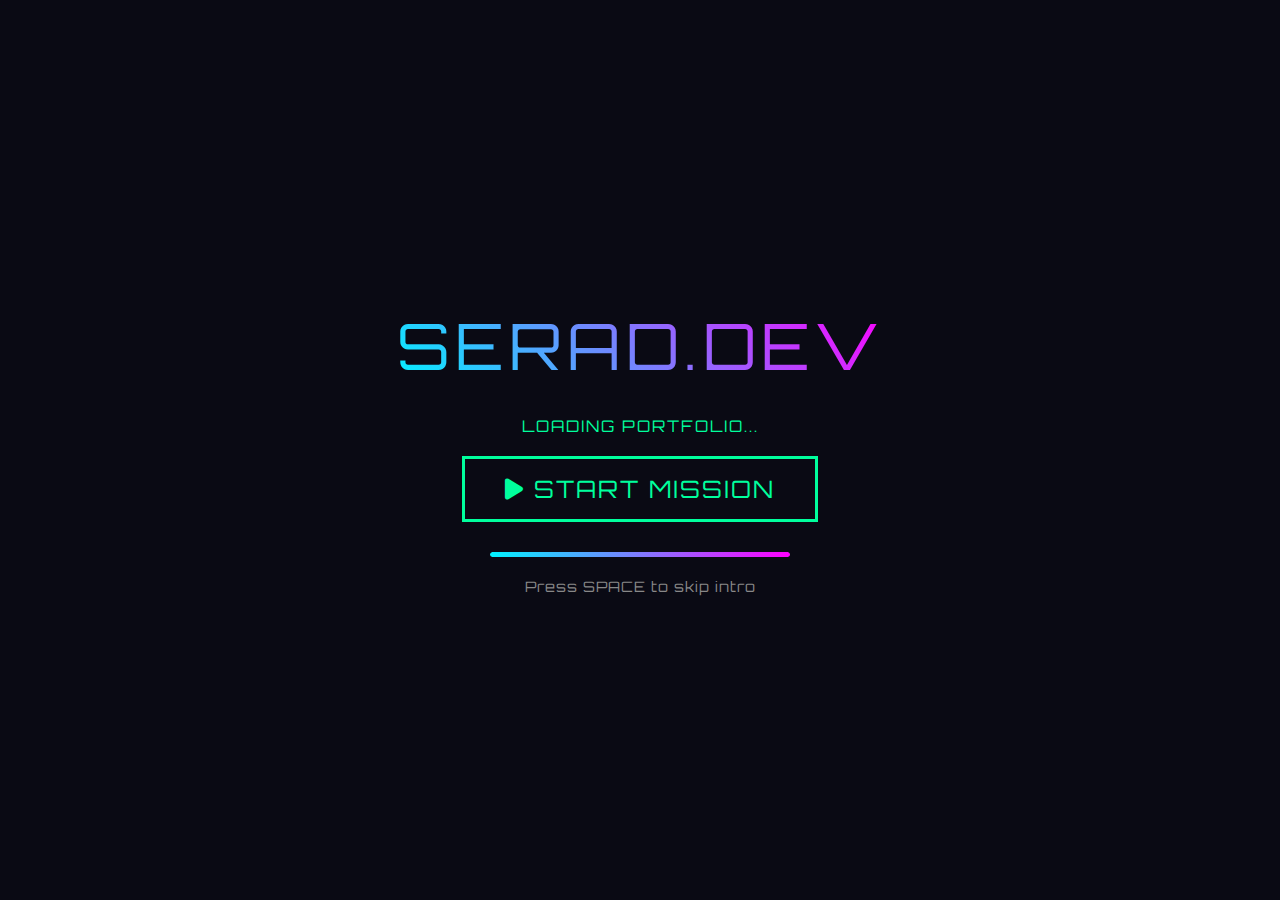
<file: index.html>
<!DOCTYPE html>
<html lang="en">
<head>
    <meta charset="UTF-8">
    <meta name="viewport" content="width=device-width, initial-scale=1.0">
    <title>David Aaron P. Serad | Portfolio</title>
    <link rel="stylesheet" href="https://cdnjs.cloudflare.com/ajax/libs/font-awesome/6.4.0/css/all.min.css">
    <style>
        /* ===== ESPORTS THEME ===== */
        :root {
            --neon-blue: #00f3ff;
            --neon-pink: #ff00ff;
            --neon-green: #00ff9d;
            --dark-bg: #0a0a14;
            --panel-bg: rgba(20, 20, 40, 0.9);
            --glow: 0 0 20px;
            --scanline: repeating-linear-gradient(
                0deg,
                rgba(0, 255, 255, 0.05) 0px,
                rgba(0, 255, 255, 0.05) 1px,
                transparent 1px,
                transparent 2px
            );
        }
        
        * {
            margin: 0;
            padding: 0;
            box-sizing: border-box;
        }
        
        html {
            overflow-x: hidden;
            max-width: 100%;
        }
        
        body {
            font-family: 'Orbitron', 'Arial Black', sans-serif;
            background: 
                var(--dark-bg),
                url('data:image/svg+xml,<svg xmlns="http://www.w3.org/2000/svg" viewBox="0 0 100 100"><rect width="100" height="100" fill="%23000"/><path d="M0,0L100,100M100,0L0,100" stroke="%2300f3ff" stroke-width="0.5" opacity="0.1"/></svg>'),
                var(--scanline);
            color: white;
            overflow-x: hidden;
            min-height: 100vh;
            max-width: 100vw;
        }
        
        /* Glitch Effect */
        .glitch-bg {
            position: fixed;
            top: 0;
            left: 0;
            width: 100%;
            height: 100%;
            background: linear-gradient(45deg, 
                transparent 30%, 
                rgba(0, 243, 255, 0.03) 50%, 
                transparent 70%
            );
            animation: scan 8s linear infinite;
            pointer-events: none;
            z-index: 0;
        }
        
        @keyframes scan {
            0% { transform: translateY(-100%); }
            100% { transform: translateY(100%); }
        }
        
        /* ===== ESPORTS NAVBAR ===== */
        .esports-nav {
            position: fixed;
            top: 0;
            width: 100%;
            padding: 20px 40px;
            display: flex;
            justify-content: space-between;
            align-items: center;
            background: rgba(10, 10, 20, 0.95);
            backdrop-filter: blur(10px);
            border-bottom: 2px solid var(--neon-blue);
            box-shadow: var(--glow) var(--neon-blue);
            z-index: 1000;
        }
        
        .gamertag {
            font-size: 2rem;
            font-weight: 900;
            background: linear-gradient(45deg, var(--neon-blue), var(--neon-pink));
            -webkit-background-clip: text;
            background-clip: text;
            color: transparent;
            text-transform: uppercase;
            letter-spacing: 2px;
            text-shadow: 0 0 10px var(--neon-blue);
        }
        
        .nav-stats {
            display: flex;
            gap: 30px;
        }
        
        .stat-item {
            text-align: center;
        }
        
        .stat-value {
            font-size: 1.5rem;
            color: var(--neon-green);
            font-weight: bold;
        }
        
        .stat-label {
            font-size: 0.8rem;
            color: #aaa;
            text-transform: uppercase;
            letter-spacing: 1px;
        }
        
        /* ===== HERO SECTION - ESPORTS STYLE ===== */
        .hero-esports {
            padding: 150px 40px 100px;
            display: grid;
            grid-template-columns: 1fr 1fr;
            gap: 60px;
            align-items: center;
            max-width: 1400px;
            margin: 0 auto;
            position: relative;
            z-index: 1;
        }
        
        /* Player Card - Left Side */
        .player-card {
            background: var(--panel-bg);
            border: 3px solid var(--neon-blue);
            border-radius: 20px;
            padding: 30px;
            box-shadow: 
                0 0 30px rgba(0, 243, 255, 0.3),
                inset 0 0 30px rgba(0, 243, 255, 0.1);
            position: relative;
            overflow: hidden;
        }
        
        .player-card::before {
            content: '';
            position: absolute;
            top: -50%;
            left: -50%;
            width: 200%;
            height: 200%;
            background: conic-gradient(
                transparent, 
                var(--neon-blue), 
                transparent 30%
            );
            animation: rotate 4s linear infinite;
            z-index: -1;
        }
        
        @keyframes rotate {
            100% { transform: rotate(360deg); }
        }
        
        .player-info {
            position: relative;
            z-index: 2;
            background: var(--panel-bg);
            padding: 20px;
            border-radius: 15px;
        }
        
        .player-avatar {
            display: flex;
            align-items: center;
            gap: 30px;
            margin-bottom: 30px;
        }
        
        .avatar-frame {
            width: 150px;
            height: 150px;
            border: 3px solid var(--neon-pink);
            border-radius: 50%;
            overflow: hidden;
            box-shadow: 0 0 20px var(--neon-pink);
            position: relative;
        }
        
        .avatar-frame img {
            width: 100%;
            height: 100%;
            object-fit: cover;
            filter: saturate(1.2) contrast(1.1);
        }
        
        .rank-badge {
            position: absolute;
            bottom: -10px;
            right: -10px;
            background: linear-gradient(45deg, gold, orange);
            color: black;
            padding: 5px 10px;
            border-radius: 10px;
            font-weight: bold;
            transform: rotate(-15deg);
            box-shadow: 0 0 10px gold;
        }
        
        .player-title h1 {
            font-size: 2.5rem;
            margin-bottom: 10px;
            background: linear-gradient(45deg, #fff, var(--neon-blue));
            -webkit-background-clip: text;
            background-clip: text;
            color: transparent;
        }
        
        .player-title h2 {
            color: var(--neon-green);
            font-size: 1.2rem;
            letter-spacing: 3px;
        }
        
        /* XP Progress Bars */
        .xp-tracker {
            margin: 20px 0;
        }
        
        .xp-bar {
            margin: 15px 0;
        }
        
        .skill-label {
            display: flex;
            justify-content: space-between;
            margin-bottom: 5px;
            color: #aaa;
            font-size: 0.9rem;
        }
        
        .progress-container {
            height: 10px;
            background: rgba(255, 255, 255, 0.1);
            border-radius: 5px;
            overflow: hidden;
        }
        
        .progress-fill {
            height: 100%;
            background: linear-gradient(90deg, var(--neon-green), var(--neon-blue));
            border-radius: 5px;
            position: relative;
            animation: progress-glow 2s infinite alternate;
        }
        
        @keyframes progress-glow {
            0% { box-shadow: 0 0 5px var(--neon-green); }
            100% { box-shadow: 0 0 15px var(--neon-green); }
        }
        
        /* ===== ESPORTS MAIN MENU - Right Side ===== */
        .esports-menu {
            display: grid;
            grid-template-columns: repeat(2, 1fr);
            gap: 20px;
        }
        
        .menu-item {
            background: rgba(20, 20, 40, 0.8);
            border: 2px solid transparent;
            border-radius: 15px;
            padding: 30px 20px;
            text-align: center;
            cursor: pointer;
            transition: all 0.3s ease;
            position: relative;
            overflow: hidden;
        }
        
        .menu-item:hover {
            transform: translateY(-10px);
            border-color: var(--neon-blue);
            box-shadow: 
                0 10px 20px rgba(0, 243, 255, 0.3),
                inset 0 0 30px rgba(0, 243, 255, 0.1);
        }
        
        .menu-icon {
            font-size: 2.5rem;
            margin-bottom: 15px;
            color: var(--neon-pink);
            text-shadow: 0 0 10px var(--neon-pink);
        }
        
        .menu-label {
            font-size: 1.2rem;
            font-weight: bold;
            margin-bottom: 10px;
            color: white;
        }
        
        .menu-desc {
            font-size: 0.9rem;
            color: #aaa;
            font-family: 'Arial', sans-serif;
        }
        
        .menu-hotkey {
            position: absolute;
            top: 10px;
            right: 10px;
            background: rgba(0, 243, 255, 0.2);
            color: var(--neon-blue);
            padding: 3px 8px;
            border-radius: 5px;
            font-size: 0.8rem;
            font-family: 'Courier New', monospace;
        }
        
        /* ===== LOADING/START SCREEN ===== */
        .start-screen {
            position: fixed;
            top: 0;
            left: 0;
            width: 100%;
            height: 100%;
            background: var(--dark-bg);
            display: flex;
            flex-direction: column;
            justify-content: center;
            align-items: center;
            z-index: 9999;
            transition: opacity 1s;
        }
        
        .start-title {
            font-size: 4rem;
            background: linear-gradient(45deg, var(--neon-blue), var(--neon-pink));
            -webkit-background-clip: text;
            background-clip: text;
            color: transparent;
            margin-bottom: 30px;
            text-transform: uppercase;
            letter-spacing: 5px;
            animation: title-glow 2s infinite alternate;
        }
        
        @keyframes title-glow {
            0% { text-shadow: 0 0 10px var(--neon-blue); }
            100% { text-shadow: 0 0 30px var(--neon-pink); }
        }
        
        .start-subtitle {
            font-size: 1rem;
            color: var(--neon-green);
            margin-bottom: 20px;
            letter-spacing: 2px;
        }
        
        .start-button {
            padding: 15px 40px;
            font-size: 1.5rem;
            background: transparent;
            border: 3px solid var(--neon-green);
            color: var(--neon-green);
            cursor: pointer;
            text-transform: uppercase;
            letter-spacing: 2px;
            transition: all 0.3s;
            font-family: 'Orbitron', sans-serif;
        }
        
        .start-button:hover {
            background: var(--neon-green);
            color: black;
            box-shadow: 0 0 30px var(--neon-green);
        }
        
        .loading-bar {
            width: 300px;
            height: 5px;
            background: rgba(255, 255, 255, 0.1);
            margin-top: 30px;
            border-radius: 5px;
            overflow: hidden;
        }
        
        .loading-fill {
            height: 100%;
            width: 0%;
            background: linear-gradient(90deg, var(--neon-blue), var(--neon-pink));
            border-radius: 5px;
            transition: width 3s;
        }
        
        .start-tip {
            margin-top: 20px;
            color: #888;
            font-size: 0.9rem;
            letter-spacing: 1px;
        }
        
        /* ===== RESPONSIVE ===== */
        @media (max-width: 1024px) {
            .hero-esports {
                grid-template-columns: 1fr;
                padding: 150px 20px 100px;
            }
            
            .esports-menu {
                grid-template-columns: repeat(2, 1fr);
            }
        }
        
        @media (max-width: 768px) {
            .esports-nav {
                flex-direction: column;
                gap: 20px;
                padding: 15px;
            }
            
            .gamertag {
                font-size: 1.5rem;
            }
            
            .nav-stats {
                width: 100%;
                justify-content: space-around;
                flex-wrap: wrap;
            }
            
            .hero-esports {
                padding: 150px 15px 100px;
            }
            
            .esports-menu {
                grid-template-columns: 1fr;
            }
            
            .start-title {
                font-size: 2.5rem;
            }
            
            .player-avatar {
                flex-direction: column;
                text-align: center;
            }
            
            .player-title h1 {
                font-size: 1.5rem;
            }
            
            .player-title h2 {
                font-size: 0.9rem;
            }
        }
    </style>
    <link href="https://fonts.googleapis.com/css2?family=Orbitron:wght@400;500;600;700;800;900&display=swap" rel="stylesheet">
</head>
<body>
    <!-- Start Screen -->
    <div class="start-screen" id="startScreen">
        <div class="start-title">SERAD.DEV</div>
        <div class="start-subtitle">LOADING PORTFOLIO...</div>
        <button class="start-button" onclick="startGame()">
            <i class="fas fa-play"></i> START MISSION
        </button>
        <div class="loading-bar">
            <div class="loading-fill" id="loadingBar"></div>
        </div>
        <div class="start-tip">Press SPACE to skip intro</div>
    </div>
    
    <!-- Glitch Background Effect -->
    <div class="glitch-bg"></div>
    
    <!-- Esports Navbar -->
    <nav class="esports-nav">
        <div class="gamertag">SERAD_DEV</div>
        <div class="nav-stats">
            <div class="stat-item">
                <div class="stat-value">LVL 4</div>
                <div class="stat-label">DEV RANK</div>
            </div>
            <div class="stat-item">
                <div class="stat-value">4</div>
                <div class="stat-label">PROJECTS</div>
            </div>
            <div class="stat-item">
                <div class="stat-value">S++</div>
                <div class="stat-label">RATING</div>
            </div>
        </div>
    </nav>
    
    <!-- Hero Section -->
    <main class="hero-esports">
        <!-- Left: Player Card -->
        <section class="player-card">
            <div class="player-info">
                <div class="player-avatar">
                    <div class="avatar-frame">
                        <img src="images/unnamed (7).jpg" alt="David Aaron P. Serad">
                        <div class="rank-badge">PRO</div>
                    </div>
                    <div class="player-title">
                        <h1>DAVID AARON P. SERAD</h1>
                        <h2>INFORMATION TECHNOLOGY STUDENT</h2>
                    </div>
                </div>
                
                <div class="xp-tracker">
                    <div class="xp-bar">
                        <div class="skill-label">
                            <span>FRONTEND</span>
                            <span>83%</span>
                        </div>
                        <div class="progress-container">
                            <div class="progress-fill" style="width: 83%"></div>
                        </div>
                    </div>
                    
                    <div class="xp-bar">
                        <div class="skill-label">
                            <span>BACKEND</span>
                            <span>72%</span>
                        </div>
                        <div class="progress-container">
                            <div class="progress-fill" style="width: 72%"></div>
                        </div>
                    </div>
                    
                    <div class="xp-bar">
                        <div class="skill-label">
                            <span>DESIGN</span>
                            <span>92%</span>
                        </div>
                        <div class="progress-container">
                            <div class="progress-fill" style="width: 92%"></div>
                        </div>
                    </div>
                </div>
            </div>
        </section>
        
        <!-- Right: Esports Menu -->
        <section class="esports-menu">
            <div class="menu-item" onclick="window.location.href='projects.html'">
                <div class="menu-hotkey">[P]</div>
                <div class="menu-icon"><i class="fas fa-code"></i></div>
                <div class="menu-label">PROJECTS</div>
                <div class="menu-desc">View my epic code victories</div>
            </div>
            
            <div class="menu-item" onclick="window.location.href='skills.html'">
                <div class="menu-hotkey">[S]</div>
                <div class="menu-icon"><i class="fas fa-cogs"></i></div>
                <div class="menu-label">SKILLS</div>
                <div class="menu-desc">Check my developer loadout</div>
            </div>
            
            <div class="menu-item" onclick="window.location.href='contact.html'">
                <div class="menu-hotkey">[C]</div>
                <div class="menu-icon"><i class="fas fa-headset"></i></div>
                <div class="menu-label">COMMS</div>
                <div class="menu-desc">Initiate contact protocol</div>
            </div>
            
            <div class="menu-item" onclick="toggleDarkMode()">
                <div class="menu-hotkey">[D]</div>
                <div class="menu-icon"><i class="fas fa-palette"></i></div>
                <div class="menu-label">THEME</div>
                <div class="menu-desc">Switch visual mode</div>
            </div>
        </section>
    </main>
    
    <!-- Audio for effects -->
    <audio id="hoverSound" src="https://assets.mixkit.co/sfx/preview/mixkit-select-click-1109.mp3"></audio>
    <audio id="clickSound" src="https://assets.mixkit.co/sfx/preview/mixkit-game-ball-tap-2073.mp3"></audio>
    
    <script>
        // Start Screen Animation
        document.addEventListener('DOMContentLoaded', function() {
            const loadingBar = document.getElementById('loadingBar');
            const startScreen = document.getElementById('startScreen');
            
            // Check if user has already visited
            if (sessionStorage.getItem('hasVisited')) {
                // Skip start screen if already visited
                startScreen.style.display = 'none';
            } else {
                // Show loading animation for first visit
                loadingBar.style.width = '100%';
                
                // Simulate loading
                setTimeout(() => {
                    document.querySelector('.start-subtitle').textContent = "PRESS START TO CONTINUE";
                }, 3000);
            }
            
            // Apply saved theme
            const savedTheme = localStorage.getItem('theme');
            if (savedTheme === 'dark') {
                document.body.classList.add('dark-mode');
                document.body.style.backgroundColor = '#000';
                document.body.style.backgroundImage = 'none';
            }
        });
        
        function startGame() {
            const startScreen = document.getElementById('startScreen');
            const clickSound = document.getElementById('clickSound');
            
            clickSound.currentTime = 0;
            clickSound.play();
            
            startScreen.style.opacity = '0';
            setTimeout(() => {
                startScreen.style.display = 'none';
            }, 1000);
            
            // Mark that user has visited
            sessionStorage.setItem('hasVisited', 'true');
        }
        
        // Keyboard Controls
        document.addEventListener('keydown', function(e) {
            const startScreen = document.getElementById('startScreen');
            
            // Space to skip intro
            if (e.code === 'Space' && startScreen.style.display !== 'none') {
                startGame();
            }
            
            // Hotkeys for menu
            if (e.key === 'p' || e.key === 'P') window.location.href = 'projects.html';
            if (e.key === 's' || e.key === 'S') window.location.href = 'skills.html';
            if (e.key === 'c' || e.key === 'C') window.location.href = 'contact.html';
            if (e.key === 'd' || e.key === 'D') toggleDarkMode();
        });
        
        // Menu Hover Effects
        document.querySelectorAll('.menu-item').forEach(item => {
            item.addEventListener('mouseenter', function() {
                const hoverSound = document.getElementById('hoverSound');
                hoverSound.currentTime = 0;
                hoverSound.play();
                
                // Add particle effect (simple version)
                const particles = document.createElement('div');
                particles.style.cssText = `
                    position: absolute;
                    top: 0;
                    left: 0;
                    width: 100%;
                    height: 100%;
                    background: radial-gradient(circle at center, rgba(0, 243, 255, 0.2), transparent 70%);
                    z-index: -1;
                `;
                this.appendChild(particles);
                
                setTimeout(() => {
                    if (particles.parentNode === this) {
                        this.removeChild(particles);
                    }
                }, 300);
            });
        });
        
        function loadSection(section) {
            const clickSound = document.getElementById('clickSound');
            clickSound.currentTime = 0;
            clickSound.play();
            
            // Add visual feedback
            document.body.style.filter = 'brightness(1.2)';
            setTimeout(() => {
                document.body.style.filter = 'brightness(1)';
            }, 200);
            
            // In a real implementation, this would load the section
            alert(`Loading ${section.toUpperCase()} section...\n\nFor OJT demo, this would dynamically load content.`);
            
            // Example: Change player stats based on section
            const statValue = document.querySelector('.stat-value');
            if (section === 'projects') {
                statValue.textContent = 'LOADING...';
                setTimeout(() => statValue.textContent = 'LVL 99', 500);
            }
        }
        
        function toggleDarkMode() {
            document.body.classList.toggle('dark-mode');
            
            // Toggle between esports and dark mode
            if (document.body.classList.contains('dark-mode')) {
                document.body.style.backgroundColor = '#000';
                document.body.style.backgroundImage = 'none';
                localStorage.setItem('theme', 'dark');
            } else {
                document.body.style.backgroundColor = '';
                document.body.style.backgroundImage = '';
                localStorage.setItem('theme', 'default');
            }
        }
        
        // Animated XP bars
        function animateXP() {
            document.querySelectorAll('.progress-fill').forEach(bar => {
                const width = bar.style.width;
                bar.style.width = '0%';
                setTimeout(() => {
                    bar.style.width = width;
                }, 500);
            });
        }
        
        // Initialize animations
        setTimeout(animateXP, 1500);
        
        // Real-time clock (esports style)
        function updateClock() {
            const now = new Date();
            const time = now.toLocaleTimeString('en-US', { 
                hour12: false,
                hour: '2-digit',
                minute: '2-digit',
                second: '2-digit'
            });
            
            // Find or create clock element
            let clock = document.querySelector('.nav-clock');
            if (!clock) {
                clock = document.createElement('div');
                clock.className = 'stat-item nav-clock';
                clock.innerHTML = `
                    <div class="stat-value">${time}</div>
                    <div class="stat-label">MISSION TIME</div>
                `;
                document.querySelector('.nav-stats').appendChild(clock);
            } else {
                clock.querySelector('.stat-value').textContent = time;
            }
        }
        
        setInterval(updateClock, 1000);
        updateClock();
    </script>
</body>
</html>
</file>
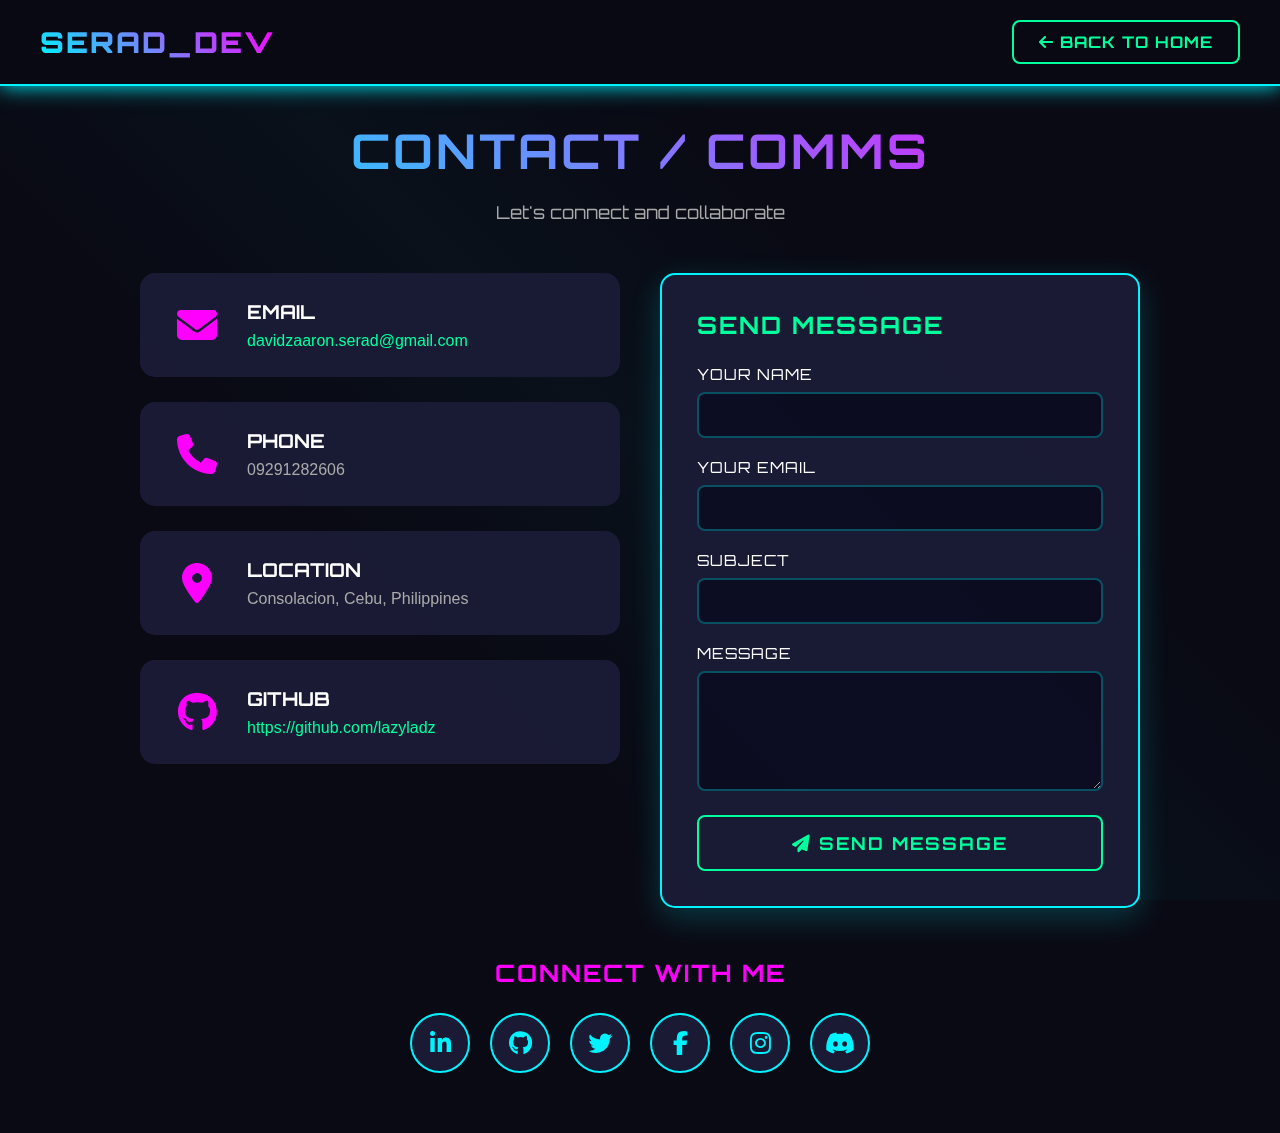
<file: contact.html>
<!DOCTYPE html>
<html lang="en">
<head>
    <meta charset="UTF-8">
    <meta name="viewport" content="width=device-width, initial-scale=1.0">
    <title>Contact | David Aaron P. Serad</title>
    <link rel="stylesheet" href="https://cdnjs.cloudflare.com/ajax/libs/font-awesome/6.4.0/css/all.min.css">
    <style>
        /* ===== ESPORTS THEME ===== */
        :root {
            --neon-blue: #00f3ff;
            --neon-pink: #ff00ff;
            --neon-green: #00ff9d;
            --dark-bg: #0a0a14;
            --panel-bg: rgba(20, 20, 40, 0.9);
            --glow: 0 0 20px;
        }
        
        * {
            margin: 0;
            padding: 0;
            box-sizing: border-box;
        }
        
        html {
            overflow-x: hidden;
            max-width: 100%;
        }
        
        body {
            font-family: 'Orbitron', 'Arial Black', sans-serif;
            background: var(--dark-bg);
            color: white;
            overflow-x: hidden;
            min-height: 100vh;
            max-width: 100vw;
        }
        
        /* Glitch Background Effect */
        .glitch-bg {
            position: fixed;
            top: 0;
            left: 0;
            width: 100%;
            height: 100%;
            background: linear-gradient(45deg, 
                transparent 30%, 
                rgba(0, 243, 255, 0.03) 50%, 
                transparent 70%
            );
            animation: scan 8s linear infinite;
            pointer-events: none;
            z-index: 0;
        }
        
        @keyframes scan {
            0% { transform: translateY(-100%); }
            100% { transform: translateY(100%); }
        }
        
        /* ===== NAVBAR ===== */
        .esports-nav {
            position: fixed;
            top: 0;
            width: 100%;
            padding: 20px 40px;
            display: flex;
            justify-content: space-between;
            align-items: center;
            background: rgba(10, 10, 20, 0.95);
            backdrop-filter: blur(10px);
            border-bottom: 2px solid var(--neon-blue);
            box-shadow: var(--glow) var(--neon-blue);
            z-index: 1000;
        }
        
        .gamertag {
            font-size: 1.8rem;
            font-weight: 900;
            background: linear-gradient(45deg, var(--neon-blue), var(--neon-pink));
            -webkit-background-clip: text;
            background-clip: text;
            color: transparent;
            text-transform: uppercase;
            letter-spacing: 2px;
        }
        
        .back-btn {
            padding: 10px 25px;
            background: transparent;
            border: 2px solid var(--neon-green);
            color: var(--neon-green);
            text-decoration: none;
            border-radius: 8px;
            font-family: 'Orbitron', sans-serif;
            font-weight: bold;
            transition: all 0.3s;
            text-transform: uppercase;
            letter-spacing: 1px;
        }
        
        .back-btn:hover {
            background: var(--neon-green);
            color: black;
            box-shadow: 0 0 20px var(--neon-green);
        }
        
        /* ===== MAIN CONTENT ===== */
        .main-content {
            padding: 120px 40px 60px;
            max-width: 1200px;
            margin: 0 auto;
            position: relative;
            z-index: 1;
        }
        
        .page-title {
            text-align: center;
            font-size: 3rem;
            margin-bottom: 20px;
            background: linear-gradient(45deg, var(--neon-blue), var(--neon-pink));
            -webkit-background-clip: text;
            background-clip: text;
            color: transparent;
            text-transform: uppercase;
            letter-spacing: 3px;
        }
        
        .page-subtitle {
            text-align: center;
            color: #aaa;
            margin-bottom: 50px;
            font-size: 1.1rem;
        }
        
        /* ===== CONTACT CONTAINER ===== */
        .contact-container {
            display: grid;
            grid-template-columns: 1fr 1fr;
            gap: 40px;
            max-width: 1000px;
            margin: 0 auto;
        }
        
        /* Contact Info Cards */
        .contact-info {
            display: flex;
            flex-direction: column;
            gap: 25px;
        }
        
        .info-card {
            background: rgba(30, 30, 60, 0.8);
            border-radius: 15px;
            padding: 25px;
            border: 2px solid transparent;
            transition: all 0.3s ease;
            display: flex;
            align-items: center;
            gap: 20px;
        }
        
        .info-card:hover {
            border-color: var(--neon-blue);
            box-shadow: 0 10px 30px rgba(0, 243, 255, 0.3);
            transform: translateX(10px);
        }
        
        .info-icon {
            font-size: 2.5rem;
            color: var(--neon-pink);
            min-width: 60px;
            text-align: center;
        }
        
        .info-content h3 {
            color: white;
            font-size: 1.2rem;
            margin-bottom: 8px;
        }
        
        .info-content p {
            color: #aaa;
            font-size: 1rem;
            font-family: 'Arial', sans-serif;
        }
        
        .info-content a {
            color: var(--neon-green);
            text-decoration: none;
            transition: all 0.3s;
        }
        
        .info-content a:hover {
            color: var(--neon-blue);
            text-shadow: 0 0 10px var(--neon-blue);
        }
        
        /* Contact Form */
        .contact-form {
            background: rgba(30, 30, 60, 0.8);
            border-radius: 15px;
            padding: 35px;
            border: 2px solid var(--neon-blue);
            box-shadow: 0 10px 30px rgba(0, 243, 255, 0.2);
        }
        
        .form-title {
            color: var(--neon-green);
            font-size: 1.5rem;
            margin-bottom: 25px;
            text-transform: uppercase;
            letter-spacing: 2px;
        }
        
        .form-group {
            margin-bottom: 20px;
        }
        
        .form-group label {
            display: block;
            color: white;
            margin-bottom: 8px;
            font-size: 0.95rem;
            text-transform: uppercase;
            letter-spacing: 1px;
        }
        
        .form-group input,
        .form-group textarea {
            width: 100%;
            padding: 12px 15px;
            background: rgba(10, 10, 30, 0.8);
            border: 2px solid rgba(0, 243, 255, 0.3);
            border-radius: 8px;
            color: white;
            font-family: 'Arial', sans-serif;
            font-size: 1rem;
            transition: all 0.3s;
        }
        
        .form-group input:focus,
        .form-group textarea:focus {
            outline: none;
            border-color: var(--neon-blue);
            box-shadow: 0 0 15px rgba(0, 243, 255, 0.3);
        }
        
        .form-group textarea {
            resize: vertical;
            min-height: 120px;
        }
        
        .submit-btn {
            width: 100%;
            padding: 15px;
            background: transparent;
            border: 2px solid var(--neon-green);
            color: var(--neon-green);
            border-radius: 8px;
            font-family: 'Orbitron', sans-serif;
            font-size: 1.1rem;
            font-weight: bold;
            text-transform: uppercase;
            letter-spacing: 2px;
            cursor: pointer;
            transition: all 0.3s;
        }
        
        .submit-btn:hover {
            background: var(--neon-green);
            color: black;
            box-shadow: 0 0 20px var(--neon-green);
        }
        
        /* Social Links */
        .social-section {
            margin-top: 50px;
            text-align: center;
        }
        
        .social-title {
            color: var(--neon-pink);
            font-size: 1.5rem;
            margin-bottom: 25px;
            text-transform: uppercase;
            letter-spacing: 2px;
        }
        
        .social-links {
            display: flex;
            justify-content: center;
            gap: 20px;
            flex-wrap: wrap;
        }
        
        .social-link {
            width: 60px;
            height: 60px;
            display: flex;
            align-items: center;
            justify-content: center;
            background: rgba(30, 30, 60, 0.8);
            border: 2px solid var(--neon-blue);
            border-radius: 50%;
            color: var(--neon-blue);
            font-size: 1.5rem;
            text-decoration: none;
            transition: all 0.3s;
        }
        
        .social-link:hover {
            background: var(--neon-blue);
            color: black;
            box-shadow: 0 0 20px var(--neon-blue);
            transform: scale(1.1);
        }
        
        /* ===== RESPONSIVE ===== */
        @media (max-width: 768px) {
            .esports-nav {
                flex-direction: column;
                gap: 15px;
                padding: 15px 20px;
            }
            
            .gamertag {
                font-size: 1.3rem;
            }
            
            .main-content {
                padding: 140px 20px 40px;
            }
            
            .page-title {
                font-size: 2rem;
            }
            
            .contact-container {
                grid-template-columns: 1fr;
                gap: 30px;
            }
            
            .info-card {
                flex-direction: column;
                text-align: center;
            }
        }
    </style>
    <link href="https://fonts.googleapis.com/css2?family=Orbitron:wght@400;500;600;700;800;900&display=swap" rel="stylesheet">
</head>
<body>
    <!-- Glitch Background Effect -->
    <div class="glitch-bg"></div>
    
    <!-- Navbar -->
    <nav class="esports-nav">
        <div class="gamertag">SERAD_DEV</div>
        <a href="index.html" class="back-btn">
            <i class="fas fa-arrow-left"></i> Back to Home
        </a>
    </nav>
    
    <!-- Main Content -->
    <main class="main-content">
        <h1 class="page-title">CONTACT / COMMS</h1>
        <p class="page-subtitle">Let's connect and collaborate</p>
        
        <div class="contact-container">
            <!-- Contact Info -->
            <div class="contact-info">
                <div class="info-card">
                    <div class="info-icon"><i class="fas fa-envelope"></i></div>
                    <div class="info-content">
                        <h3>EMAIL</h3>
                        <p><a href="mailto:davidzaaron.serad@gmail.com">davidzaaron.serad@gmail.com</a></p>
                    </div>
                </div>
                
                <div class="info-card">
                    <div class="info-icon"><i class="fas fa-phone"></i></div>
                    <div class="info-content">
                        <h3>PHONE</h3>
                        <p>09291282606</p>
                    </div>
                </div>
                
                <div class="info-card">
                    <div class="info-icon"><i class="fas fa-map-marker-alt"></i></div>
                    <div class="info-content">
                        <h3>LOCATION</h3>
                        <p>Consolacion, Cebu, Philippines</p>
                    </div>
                </div>
                
                <div class="info-card">
                    <div class="info-icon"><i class="fab fa-github"></i></div>
                    <div class="info-content">
                        <h3>GITHUB</h3>
                        <p><a href="https://github.com/lazyladz" target="_blank">https://github.com/lazyladz</a></p>
                    </div>
                </div>
            </div>
            
            <!-- Contact Form -->
            <div class="contact-form">
                <h2 class="form-title">Send Message</h2>
                <form id="contactForm">
                    <div class="form-group">
                        <label for="name">Your Name</label>
                        <input type="text" id="name" name="name" required>
                    </div>
                    
                    <div class="form-group">
                        <label for="email">Your Email</label>
                        <input type="email" id="email" name="email" required>
                    </div>
                    
                    <div class="form-group">
                        <label for="subject">Subject</label>
                        <input type="text" id="subject" name="subject" required>
                    </div>
                    
                    <div class="form-group">
                        <label for="message">Message</label>
                        <textarea id="message" name="message" required></textarea>
                    </div>
                    
                    <button type="submit" class="submit-btn">
                        <i class="fas fa-paper-plane"></i> Send Message
                    </button>
                </form>
            </div>
        </div>
        
        <!-- Social Links -->
        <div class="social-section">
            <h2 class="social-title">Connect with me</h2>
            <div class="social-links">
                <a href="https://www.linkedin.com/in/david-aaron-serad-5205a6354/" class="social-link" title="LinkedIn">
                    <i class="fab fa-linkedin-in"></i>
                </a>
                <a href="https://github.com/lazyladz" class="social-link" title="GitHub">
                    <i class="fab fa-github"></i>
                </a>
                <a href="https://x.com/Lazylad65" class="social-link" title="Twitter">
                    <i class="fab fa-twitter"></i>
                </a>
                <a href="https://www.facebook.com/aarondavid.serad" class="social-link" title="Facebook">
                    <i class="fab fa-facebook-f"></i>
                </a>
                <a href="https://www.instagram.com/davds51/" class="social-link" title="Instagram">
                    <i class="fab fa-instagram"></i>
                </a>
                <a href="#" class="social-link" title="Discord">
                    <i class="fab fa-discord"></i>
                </a>
            </div>
        </div>
    </main>
    
    <script>
        // Form submission
        document.getElementById('contactForm').addEventListener('submit', function(e) {
            e.preventDefault();
            
            // Get form values
            const name = document.getElementById('name').value;
            const email = document.getElementById('email').value;
            const subject = document.getElementById('subject').value;
            const message = document.getElementById('message').value;
            
            // Here you would typically send the data to a server
            // For now, just show a success message
            alert(`Message sent!\n\nName: ${name}\nEmail: ${email}\nSubject: ${subject}\n\nThis is a demo. In production, this would send an actual email.`);
            
            // Reset form
            this.reset();
        });
    </script>
</body>
</html>
</file>
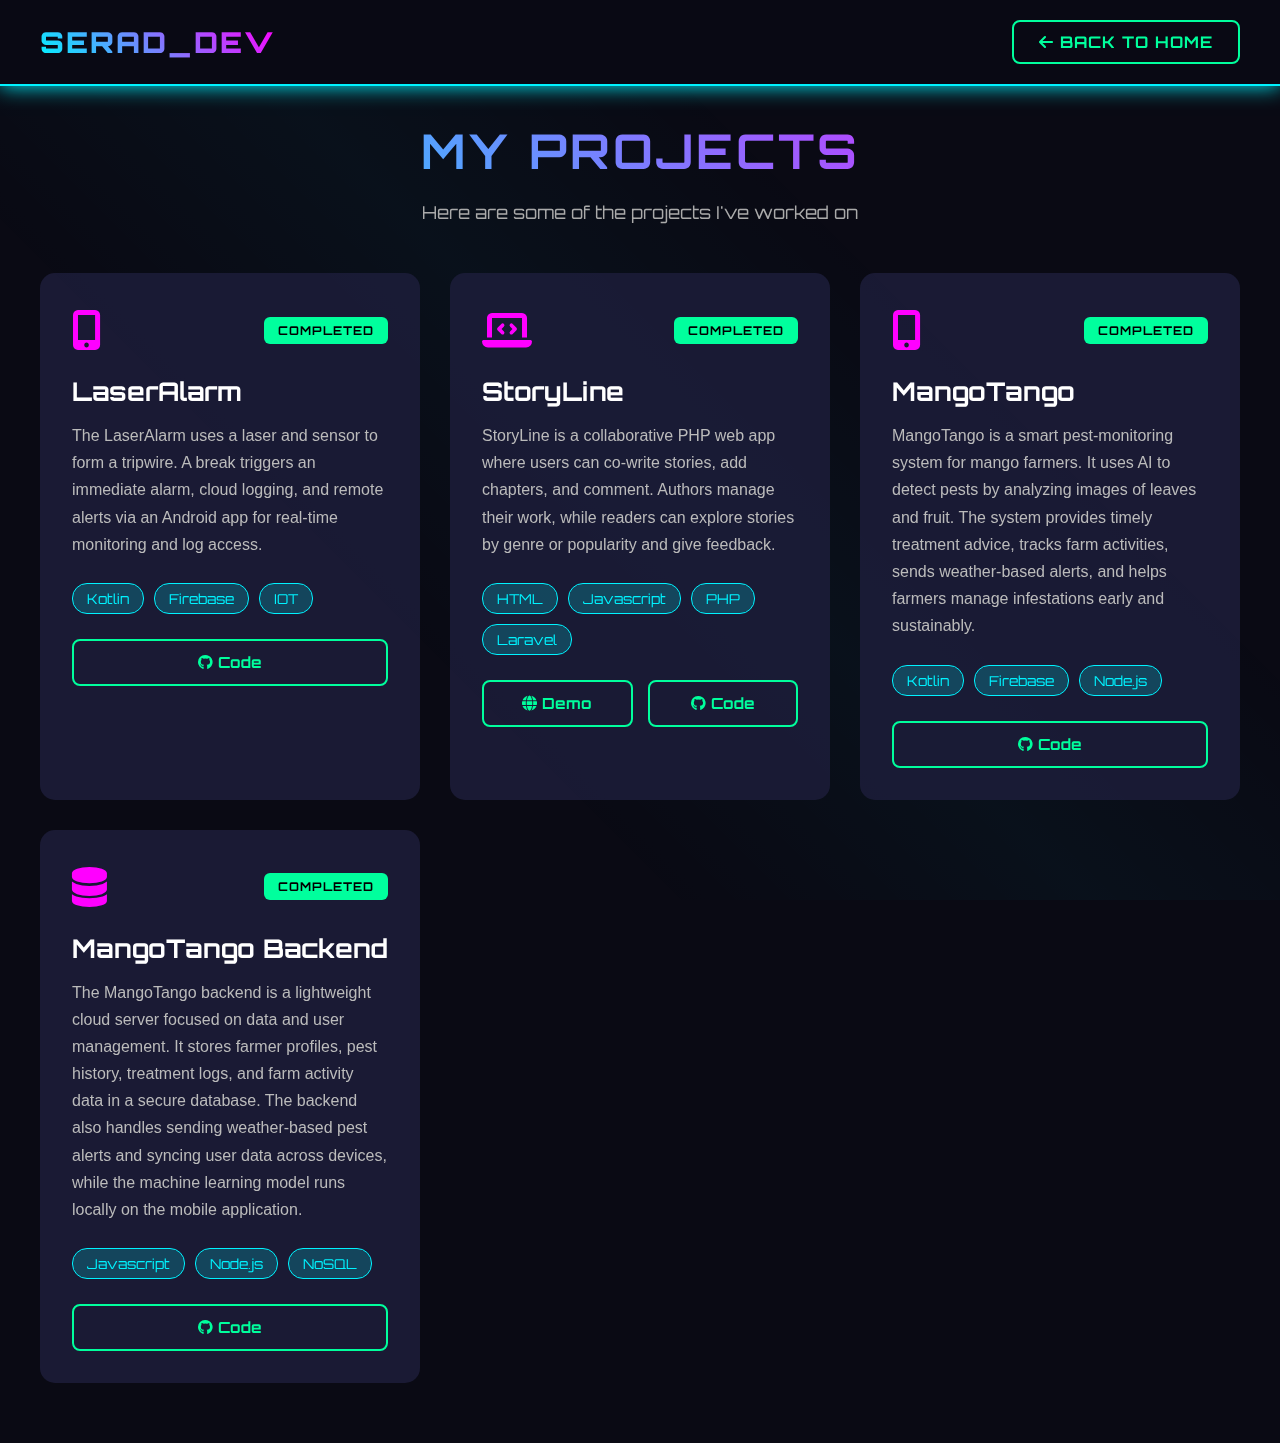
<file: projects.html>
<!DOCTYPE html>
<html lang="en">
<head>
    <meta charset="UTF-8">
    <meta name="viewport" content="width=device-width, initial-scale=1.0">
    <title>Projects | David Aaron P. Serad</title>
    <link rel="stylesheet" href="https://cdnjs.cloudflare.com/ajax/libs/font-awesome/6.4.0/css/all.min.css">
    <style>
        /* ===== ESPORTS THEME ===== */
        :root {
            --neon-blue: #00f3ff;
            --neon-pink: #ff00ff;
            --neon-green: #00ff9d;
            --dark-bg: #0a0a14;
            --panel-bg: rgba(20, 20, 40, 0.9);
            --glow: 0 0 20px;
        }
        
        * {
            margin: 0;
            padding: 0;
            box-sizing: border-box;
        }
        
        html {
            overflow-x: hidden;
            max-width: 100%;
        }
        
        body {
            font-family: 'Orbitron', 'Arial Black', sans-serif;
            background: var(--dark-bg);
            color: white;
            overflow-x: hidden;
            min-height: 100vh;
            max-width: 100vw;
        }
        
        /* Glitch Background Effect */
        .glitch-bg {
            position: fixed;
            top: 0;
            left: 0;
            width: 100%;
            height: 100%;
            background: linear-gradient(45deg, 
                transparent 30%, 
                rgba(0, 243, 255, 0.03) 50%, 
                transparent 70%
            );
            animation: scan 8s linear infinite;
            pointer-events: none;
            z-index: 0;
        }
        
        @keyframes scan {
            0% { transform: translateY(-100%); }
            100% { transform: translateY(100%); }
        }
        
        /* ===== NAVBAR ===== */
        .esports-nav {
            position: fixed;
            top: 0;
            width: 100%;
            padding: 20px 40px;
            display: flex;
            justify-content: space-between;
            align-items: center;
            background: rgba(10, 10, 20, 0.95);
            backdrop-filter: blur(10px);
            border-bottom: 2px solid var(--neon-blue);
            box-shadow: var(--glow) var(--neon-blue);
            z-index: 1000;
        }
        
        .gamertag {
            font-size: 1.8rem;
            font-weight: 900;
            background: linear-gradient(45deg, var(--neon-blue), var(--neon-pink));
            -webkit-background-clip: text;
            background-clip: text;
            color: transparent;
            text-transform: uppercase;
            letter-spacing: 2px;
        }
        
        .back-btn {
            padding: 10px 25px;
            background: transparent;
            border: 2px solid var(--neon-green);
            color: var(--neon-green);
            text-decoration: none;
            border-radius: 8px;
            font-family: 'Orbitron', sans-serif;
            font-weight: bold;
            transition: all 0.3s;
            text-transform: uppercase;
            letter-spacing: 1px;
        }
        
        .back-btn:hover {
            background: var(--neon-green);
            color: black;
            box-shadow: 0 0 20px var(--neon-green);
        }
        
        /* ===== MAIN CONTENT ===== */
        .main-content {
            padding: 120px 40px 60px;
            max-width: 1400px;
            margin: 0 auto;
            position: relative;
            z-index: 1;
        }
        
        .page-title {
            text-align: center;
            font-size: 3rem;
            margin-bottom: 20px;
            background: linear-gradient(45deg, var(--neon-blue), var(--neon-pink));
            -webkit-background-clip: text;
            background-clip: text;
            color: transparent;
            text-transform: uppercase;
            letter-spacing: 3px;
        }
        
        .page-subtitle {
            text-align: center;
            color: #aaa;
            margin-bottom: 50px;
            font-size: 1.1rem;
        }
        
        /* ===== PROJECTS GRID ===== */
        .projects-grid {
            display: grid;
            grid-template-columns: repeat(auto-fit, minmax(300px, 1fr));
            gap: 30px;
            max-width: 1200px;
            margin: 0 auto;
        }
        
        .project-card {
            background: rgba(30, 30, 60, 0.8);
            border-radius: 15px;
            padding: 30px;
            border: 2px solid transparent;
            transition: all 0.3s ease;
            position: relative;
            overflow: hidden;
        }
        
        .project-card:hover {
            border-color: var(--neon-blue);
            transform: translateY(-10px);
            box-shadow: 0 10px 30px rgba(0, 243, 255, 0.3);
        }
        
        .project-header {
            display: flex;
            justify-content: space-between;
            align-items: center;
            margin-bottom: 20px;
        }
        
        .project-icon {
            font-size: 2.5rem;
            color: var(--neon-pink);
        }
        
        .project-status {
            background: var(--neon-green);
            color: black;
            padding: 6px 14px;
            border-radius: 6px;
            font-size: 0.75rem;
            font-weight: bold;
            letter-spacing: 1px;
        }
        
        .project-card h3 {
            color: white;
            font-size: 1.6rem;
            margin-bottom: 15px;
        }
        
        .project-desc {
            color: #bbb;
            font-size: 1rem;
            line-height: 1.7;
            margin-bottom: 25px;
            font-family: 'Arial', sans-serif;
            min-height: 80px;
        }
        
        .project-tech {
            display: flex;
            flex-wrap: wrap;
            gap: 10px;
            margin-bottom: 25px;
        }
        
        .tech-tag {
            background: rgba(0, 243, 255, 0.2);
            color: var(--neon-blue);
            padding: 6px 14px;
            border-radius: 15px;
            font-size: 0.85rem;
            border: 1px solid var(--neon-blue);
        }
        
        .project-links {
            display: flex;
            gap: 15px;
        }
        
        .project-link {
            flex: 1;
            text-align: center;
            padding: 12px 20px;
            background: transparent;
            border: 2px solid var(--neon-green);
            color: var(--neon-green);
            text-decoration: none;
            border-radius: 8px;
            font-size: 0.95rem;
            transition: all 0.3s;
            font-family: 'Orbitron', sans-serif;
            font-weight: bold;
        }
        
        .project-link:hover {
            background: var(--neon-green);
            color: black;
            box-shadow: 0 0 15px var(--neon-green);
        }
        
        /* ===== RESPONSIVE ===== */
        @media (max-width: 768px) {
            .esports-nav {
                flex-direction: column;
                gap: 15px;
                padding: 15px 20px;
            }
            
            .gamertag {
                font-size: 1.3rem;
            }
            
            .main-content {
                padding: 140px 20px 40px;
            }
            
            .page-title {
                font-size: 2rem;
            }
            
            .projects-grid {
                grid-template-columns: 1fr;
                gap: 25px;
            }
        }
    </style>
    <link href="https://fonts.googleapis.com/css2?family=Orbitron:wght@400;500;600;700;800;900&display=swap" rel="stylesheet">
</head>
<body>
    <!-- Glitch Background Effect -->
    <div class="glitch-bg"></div>
    
    <!-- Navbar -->
    <nav class="esports-nav">
        <div class="gamertag">SERAD_DEV</div>
        <a href="index.html" class="back-btn">
            <i class="fas fa-arrow-left"></i> Back to Home
        </a>
    </nav>
    
    <!-- Main Content -->
    <main class="main-content">
        <h1 class="page-title">MY PROJECTS</h1>
        <p class="page-subtitle">Here are some of the projects I've worked on</p>
        
        <div class="projects-grid">
            <!-- PROJECT 1 -->
            <div class="project-card">
                <div class="project-header">
                    <div class="project-icon"><i class="fas fa-mobile-alt"></i></div>
                    <div class="project-status">COMPLETED</div>
                </div>
                <h3>LaserAlarm</h3>
                <p class="project-desc">The LaserAlarm uses a laser and sensor to form a tripwire. A break triggers an immediate alarm, cloud logging, and remote alerts via an Android app for real-time monitoring and log access.</p>
                <div class="project-tech">
                    <span class="tech-tag">Kotlin</span>
                    <span class="tech-tag">Firebase</span>
                    <span class="tech-tag">IOT</span>
                </div>
                <div class="project-links">
                    <a href="https://github.com/lazyladz/ELDROID-LaserAlarm" class="project-link"><i class="fab fa-github"></i> Code</a>
                </div>
            </div>

            <!-- PROJECT 2 -->
            <div class="project-card">
                <div class="project-header">
                    <div class="project-icon"><i class="fas fa-laptop-code"></i></div>
                    <div class="project-status">COMPLETED</div>
                </div>
                <h3>StoryLine</h3>
                <p class="project-desc">StoryLine is a collaborative PHP web app where users can co-write stories, add chapters, and comment. Authors manage their work, while readers can explore stories by genre or popularity and give feedback.</p>
                <div class="project-tech">
                    <span class="tech-tag">HTML</span>
                    <span class="tech-tag">Javascript</span>
                    <span class="tech-tag">PHP</span>
                    <span class="tech-tag">Laravel</span>
                </div>
                <div class="project-links">
                    <a href="#" class="project-link"><i class="fas fa-globe"></i> Demo</a>
                    <a href="https://github.com/lazyladz/StoryLine-PHP" class="project-link"><i class="fab fa-github"></i> Code</a>
                </div>
            </div>

            <!-- PROJECT 3 -->
            <div class="project-card">
                <div class="project-header">
                    <div class="project-icon"><i class="fas fa-mobile-alt"></i></div>
                    <div class="project-status">COMPLETED</div>
                </div>
                <h3>MangoTango</h3>
                <p class="project-desc">MangoTango is a smart pest-monitoring system for mango farmers. It uses AI to detect pests by analyzing images of leaves and fruit. The system provides timely treatment advice, tracks farm activities, sends weather-based alerts, and helps farmers manage infestations early and sustainably.</p>
                <div class="project-tech">
                    <span class="tech-tag">Kotlin</span>
                    <span class="tech-tag">Firebase</span>
                    <span class="tech-tag">Node.js</span>
                </div>
                <div class="project-links">
                    <a href="https://github.com/jeemeowq/MangoTangoMobile" class="project-link"><i class="fab fa-github"></i> Code</a>
                </div>
            </div>

            <!-- PROJECT 4 -->
            <div class="project-card">
                <div class="project-header">
                    <div class="project-icon"><i class="fas fa-database"></i></div>
                    <div class="project-status">COMPLETED</div>
                </div>
                <h3>MangoTango Backend</h3>
                <p class="project-desc">The MangoTango backend is a lightweight cloud server focused on data and user management. It stores farmer profiles, pest history, treatment logs, and farm activity data in a secure database. The backend also handles sending weather-based pest alerts and syncing user data across devices, while the machine learning model runs locally on the mobile application.</p>
                <div class="project-tech">
                    <span class="tech-tag">Javascript</span>
                    <span class="tech-tag">Node.js</span>
                    <span class="tech-tag">NoSQL</span>
                </div>
                <div class="project-links">
                    <a href="https://github.com/lazyladz/mangotango-backend" class="project-link"><i class="fab fa-github"></i> Code</a>
                </div>
            </div>
        </div>
    </main>
</body>
</html>
</file>
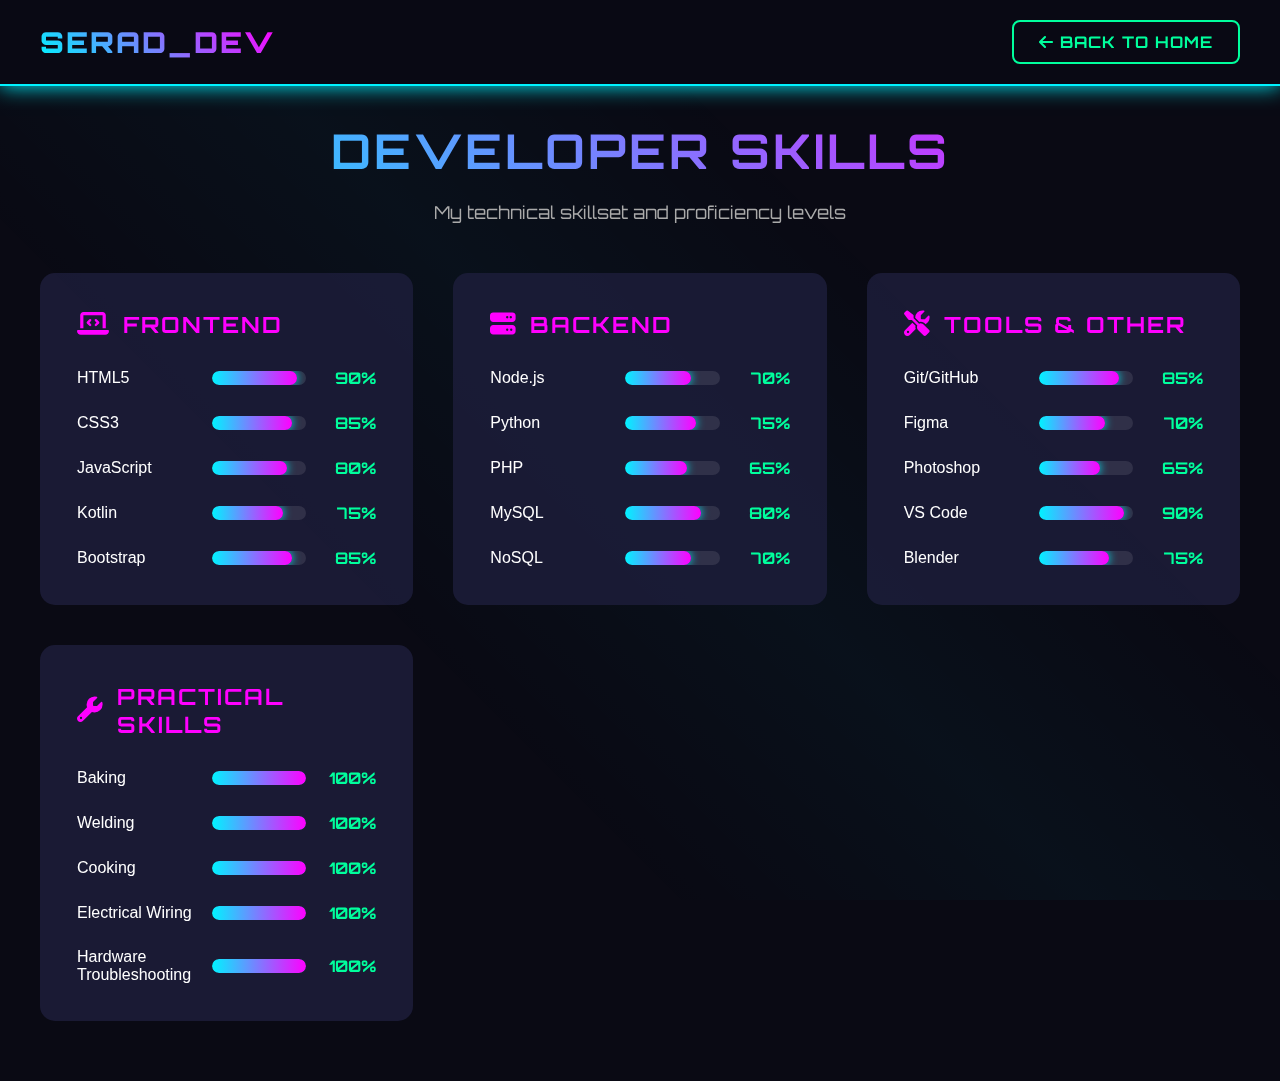
<file: skills.html>
<!DOCTYPE html>
<html lang="en">
<head>
    <meta charset="UTF-8">
    <meta name="viewport" content="width=device-width, initial-scale=1.0">
    <title>Skills | David Aaron P. Serad</title>
    <link rel="stylesheet" href="https://cdnjs.cloudflare.com/ajax/libs/font-awesome/6.4.0/css/all.min.css">
    <style>
        /* ===== ESPORTS THEME ===== */
        :root {
            --neon-blue: #00f3ff;
            --neon-pink: #ff00ff;
            --neon-green: #00ff9d;
            --dark-bg: #0a0a14;
            --panel-bg: rgba(20, 20, 40, 0.9);
            --glow: 0 0 20px;
        }
        
        * {
            margin: 0;
            padding: 0;
            box-sizing: border-box;
        }
        
        html {
            overflow-x: hidden;
            max-width: 100%;
        }
        
        body {
            font-family: 'Orbitron', 'Arial Black', sans-serif;
            background: var(--dark-bg);
            color: white;
            overflow-x: hidden;
            min-height: 100vh;
            max-width: 100vw;
        }
        
        /* Glitch Background Effect */
        .glitch-bg {
            position: fixed;
            top: 0;
            left: 0;
            width: 100%;
            height: 100%;
            background: linear-gradient(45deg, 
                transparent 30%, 
                rgba(0, 243, 255, 0.03) 50%, 
                transparent 70%
            );
            animation: scan 8s linear infinite;
            pointer-events: none;
            z-index: 0;
        }
        
        @keyframes scan {
            0% { transform: translateY(-100%); }
            100% { transform: translateY(100%); }
        }
        
        /* ===== NAVBAR ===== */
        .esports-nav {
            position: fixed;
            top: 0;
            width: 100%;
            padding: 20px 40px;
            display: flex;
            justify-content: space-between;
            align-items: center;
            background: rgba(10, 10, 20, 0.95);
            backdrop-filter: blur(10px);
            border-bottom: 2px solid var(--neon-blue);
            box-shadow: var(--glow) var(--neon-blue);
            z-index: 1000;
        }
        
        .gamertag {
            font-size: 1.8rem;
            font-weight: 900;
            background: linear-gradient(45deg, var(--neon-blue), var(--neon-pink));
            -webkit-background-clip: text;
            background-clip: text;
            color: transparent;
            text-transform: uppercase;
            letter-spacing: 2px;
        }
        
        .back-btn {
            padding: 10px 25px;
            background: transparent;
            border: 2px solid var(--neon-green);
            color: var(--neon-green);
            text-decoration: none;
            border-radius: 8px;
            font-family: 'Orbitron', sans-serif;
            font-weight: bold;
            transition: all 0.3s;
            text-transform: uppercase;
            letter-spacing: 1px;
        }
        
        .back-btn:hover {
            background: var(--neon-green);
            color: black;
            box-shadow: 0 0 20px var(--neon-green);
        }
        
        /* ===== MAIN CONTENT ===== */
        .main-content {
            padding: 120px 40px 60px;
            max-width: 1400px;
            margin: 0 auto;
            position: relative;
            z-index: 1;
        }
        
        .page-title {
            text-align: center;
            font-size: 3rem;
            margin-bottom: 20px;
            background: linear-gradient(45deg, var(--neon-blue), var(--neon-pink));
            -webkit-background-clip: text;
            background-clip: text;
            color: transparent;
            text-transform: uppercase;
            letter-spacing: 3px;
        }
        
        .page-subtitle {
            text-align: center;
            color: #aaa;
            margin-bottom: 50px;
            font-size: 1.1rem;
        }
        
        /* ===== SKILLS CONTAINER ===== */
        .skills-container {
            display: grid;
            grid-template-columns: repeat(auto-fit, minmax(350px, 1fr));
            gap: 40px;
            max-width: 1200px;
            margin: 0 auto;
        }
        
        .skill-category {
            background: rgba(30, 30, 60, 0.8);
            border-radius: 15px;
            padding: 35px;
            border: 2px solid transparent;
            transition: all 0.3s ease;
        }
        
        .skill-category:hover {
            border-color: var(--neon-pink);
            box-shadow: 0 10px 30px rgba(255, 0, 255, 0.2);
            transform: translateY(-5px);
        }
        
        .category-title {
            color: var(--neon-pink);
            font-size: 1.4rem;
            margin-bottom: 30px;
            text-transform: uppercase;
            letter-spacing: 2px;
            display: flex;
            align-items: center;
            gap: 12px;
        }
        
        .category-title i {
            font-size: 1.6rem;
        }
        
        .skill-items {
            display: flex;
            flex-direction: column;
            gap: 25px;
        }
        
        .skill-item {
            display: grid;
            grid-template-columns: 120px 1fr 55px;
            align-items: center;
            gap: 15px;
        }
        
        .skill-name {
            color: white;
            font-size: 1rem;
            font-family: 'Arial', sans-serif;
        }
        
        .skill-bar {
            height: 14px;
            background: rgba(255, 255, 255, 0.1);
            border-radius: 10px;
            overflow: hidden;
            position: relative;
        }
        
        .skill-progress {
            height: 100%;
            background: linear-gradient(90deg, var(--neon-blue), var(--neon-pink));
            border-radius: 10px;
            transition: width 1s ease;
            box-shadow: 0 0 10px var(--neon-blue);
            animation: pulse-glow 2s infinite alternate;
        }
        
        @keyframes pulse-glow {
            0% { box-shadow: 0 0 5px var(--neon-blue); }
            100% { box-shadow: 0 0 15px var(--neon-pink); }
        }
        
        .skill-percent {
            color: var(--neon-green);
            font-weight: bold;
            text-align: right;
            font-size: 1rem;
        }
        
        /* ===== RESPONSIVE ===== */
        @media (max-width: 768px) {
            .esports-nav {
                flex-direction: column;
                gap: 15px;
                padding: 15px 20px;
            }
            
            .gamertag {
                font-size: 1.3rem;
            }
            
            .main-content {
                padding: 140px 20px 40px;
            }
            
            .page-title {
                font-size: 2rem;
            }
            
            .skills-container {
                grid-template-columns: 1fr;
                gap: 30px;
            }
            
            .skill-item {
                grid-template-columns: 100px 1fr 50px;
                gap: 10px;
            }
            
            .skill-name {
                font-size: 0.9rem;
            }
        }
    </style>
    <link href="https://fonts.googleapis.com/css2?family=Orbitron:wght@400;500;600;700;800;900&display=swap" rel="stylesheet">
</head>
<body>
    <!-- Glitch Background Effect -->
    <div class="glitch-bg"></div>
    
    <!-- Navbar -->
    <nav class="esports-nav">
        <div class="gamertag">SERAD_DEV</div>
        <a href="index.html" class="back-btn">
            <i class="fas fa-arrow-left"></i> Back to Home
        </a>
    </nav>
    
    <!-- Main Content -->
    <main class="main-content">
        <h1 class="page-title">DEVELOPER SKILLS</h1>
        <p class="page-subtitle">My technical skillset and proficiency levels</p>
        
        <div class="skills-container">
            <!-- FRONTEND SKILLS -->
            <div class="skill-category">
                <h3 class="category-title">
                    <i class="fas fa-laptop-code"></i> FRONTEND
                </h3>
                <div class="skill-items">
                    <div class="skill-item">
                        <span class="skill-name">HTML5</span>
                        <div class="skill-bar">
                            <div class="skill-progress" style="width: 90%"></div>
                        </div>
                        <span class="skill-percent">90%</span>
                    </div>
                    <div class="skill-item">
                        <span class="skill-name">CSS3</span>
                        <div class="skill-bar">
                            <div class="skill-progress" style="width: 85%"></div>
                        </div>
                        <span class="skill-percent">85%</span>
                    </div>
                    <div class="skill-item">
                        <span class="skill-name">JavaScript</span>
                        <div class="skill-bar">
                            <div class="skill-progress" style="width: 80%"></div>
                        </div>
                        <span class="skill-percent">80%</span>
                    </div>
                    <div class="skill-item">
                        <span class="skill-name">Kotlin</span>
                        <div class="skill-bar">
                            <div class="skill-progress" style="width: 75%"></div>
                        </div>
                        <span class="skill-percent">75%</span>
                    </div>
                    <div class="skill-item">
                        <span class="skill-name">Bootstrap</span>
                        <div class="skill-bar">
                            <div class="skill-progress" style="width: 85%"></div>
                        </div>
                        <span class="skill-percent">85%</span>
                    </div>
                </div>
            </div>

            <!-- BACKEND SKILLS -->
            <div class="skill-category">
                <h3 class="category-title">
                    <i class="fas fa-server"></i> BACKEND
                </h3>
                <div class="skill-items">
                    <div class="skill-item">
                        <span class="skill-name">Node.js</span>
                        <div class="skill-bar">
                            <div class="skill-progress" style="width: 70%"></div>
                        </div>
                        <span class="skill-percent">70%</span>
                    </div>
                    <div class="skill-item">
                        <span class="skill-name">Python</span>
                        <div class="skill-bar">
                            <div class="skill-progress" style="width: 75%"></div>
                        </div>
                        <span class="skill-percent">75%</span>
                    </div>
                    <div class="skill-item">
                        <span class="skill-name">PHP</span>
                        <div class="skill-bar">
                            <div class="skill-progress" style="width: 65%"></div>
                        </div>
                        <span class="skill-percent">65%</span>
                    </div>
                    <div class="skill-item">
                        <span class="skill-name">MySQL</span>
                        <div class="skill-bar">
                            <div class="skill-progress" style="width: 80%"></div>
                        </div>
                        <span class="skill-percent">80%</span>
                    </div>
                    <div class="skill-item">
                        <span class="skill-name">NoSQL</span>
                        <div class="skill-bar">
                            <div class="skill-progress" style="width: 70%"></div>
                        </div>
                        <span class="skill-percent">70%</span>
                    </div>
                </div>
            </div>

            <!-- TOOLS & OTHER -->
            <div class="skill-category">
                <h3 class="category-title">
                    <i class="fas fa-tools"></i> TOOLS & OTHER
                </h3>
                <div class="skill-items">
                    <div class="skill-item">
                        <span class="skill-name">Git/GitHub</span>
                        <div class="skill-bar">
                            <div class="skill-progress" style="width: 85%"></div>
                        </div>
                        <span class="skill-percent">85%</span>
                    </div>
                    <div class="skill-item">
                        <span class="skill-name">Figma</span>
                        <div class="skill-bar">
                            <div class="skill-progress" style="width: 70%"></div>
                        </div>
                        <span class="skill-percent">70%</span>
                    </div>
                    <div class="skill-item">
                        <span class="skill-name">Photoshop</span>
                        <div class="skill-bar">
                            <div class="skill-progress" style="width: 65%"></div>
                        </div>
                        <span class="skill-percent">65%</span>
                    </div>
                    <div class="skill-item">
                        <span class="skill-name">VS Code</span>
                        <div class="skill-bar">
                            <div class="skill-progress" style="width: 90%"></div>
                        </div>
                        <span class="skill-percent">90%</span>
                    </div>
                    <div class="skill-item">
                        <span class="skill-name">Blender</span>
                        <div class="skill-bar">
                            <div class="skill-progress" style="width: 75%"></div>
                        </div>
                        <span class="skill-percent">75%</span>
                    </div>
                </div>
            </div>

            <!-- PRACTICAL SKILLS -->
            <div class="skill-category">
                <h3 class="category-title">
                    <i class="fas fa-wrench"></i> PRACTICAL SKILLS
                </h3>
                <div class="skill-items">
                    <div class="skill-item">
                        <span class="skill-name">Baking</span>
                        <div class="skill-bar">
                            <div class="skill-progress" style="width: 100%"></div>
                        </div>
                        <span class="skill-percent">100%</span>
                    </div>
                    <div class="skill-item">
                        <span class="skill-name">Welding</span>
                        <div class="skill-bar">
                            <div class="skill-progress" style="width: 100%"></div>
                        </div>
                        <span class="skill-percent">100%</span>
                    </div>
                    <div class="skill-item">
                        <span class="skill-name">Cooking</span>
                        <div class="skill-bar">
                            <div class="skill-progress" style="width: 100%"></div>
                        </div>
                        <span class="skill-percent">100%</span>
                    </div>
                    <div class="skill-item">
                        <span class="skill-name">Electrical Wiring</span>
                        <div class="skill-bar">
                            <div class="skill-progress" style="width: 100%"></div>
                        </div>
                        <span class="skill-percent">100%</span>
                    </div>
                    <div class="skill-item">
                        <span class="skill-name">Hardware Troubleshooting</span>
                        <div class="skill-bar">
                            <div class="skill-progress" style="width: 100%"></div>
                        </div>
                        <span class="skill-percent">100%</span>
                    </div>
                </div>
            </div>
        </div>
    </main>
    
    <script>
        // Animate skill bars on page load
        window.addEventListener('load', function() {
            const skillBars = document.querySelectorAll('.skill-progress');
            skillBars.forEach(bar => {
                const width = bar.style.width;
                bar.style.width = '0%';
                setTimeout(() => {
                    bar.style.width = width;
                }, 300);
            });
        });
    </script>
</body>
</html>
</file>
